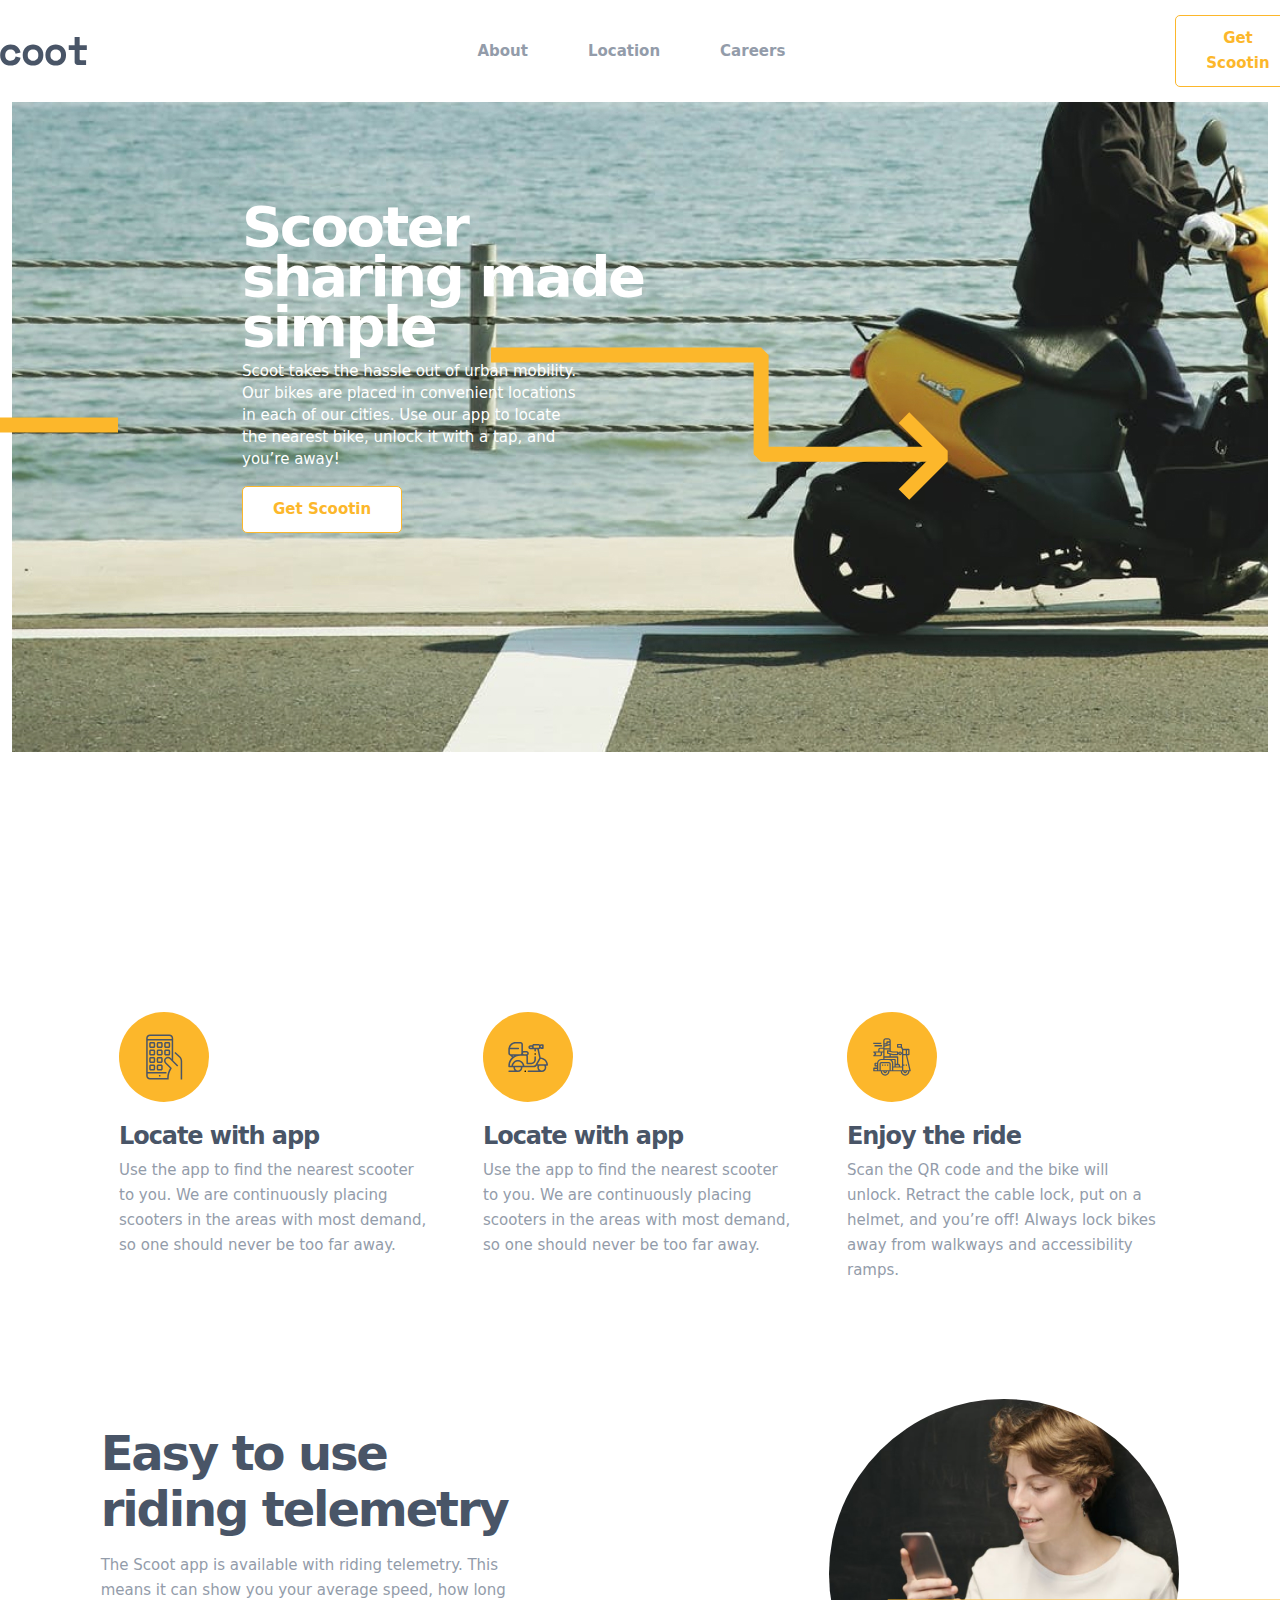
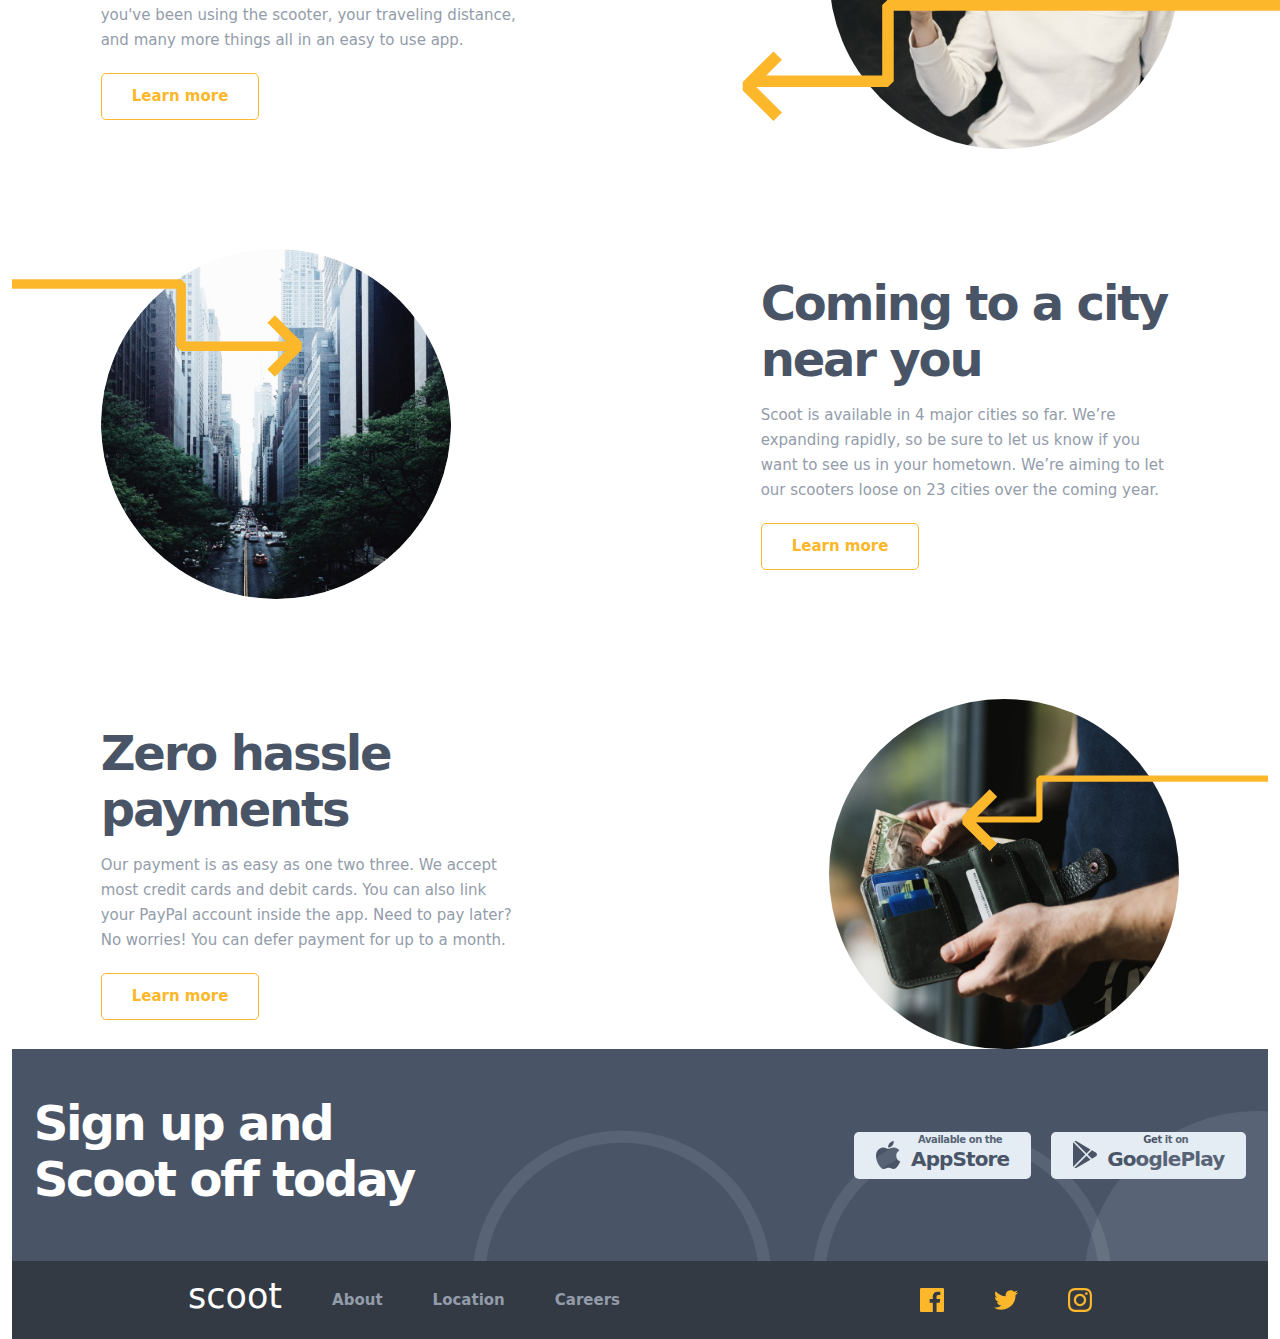
<file: index.html>
<!DOCTYPE html>
<html lang="en">
  <head>
    <meta charset="UTF-8" />
    <meta http-equiv="X-UA-Compatible" content="IE=edge" />
    <meta name="viewport" content="width=device-width, initial-scale=1.0" />
    <title>page - 1</title>
    <link rel="stylesheet" href="./css/bootstrap.min.css" />
    <link rel="stylesheet" href="./SASS/style.css" />
    <link
      rel="stylesheet"
      href="https://cdnjs.cloudflare.com/ajax/libs/font-awesome/6.2.1/css/all.min.css"
      integrity="sha512-MV7K8+y+gLIBoVD59lQIYicR65iaqukzvf/nwasF0nqhPay5w/9lJmVM2hMDcnK1OnMGCdVK+iQrJ7lzPJQd1w=="
      crossorigin="anonymous"
      referrerpolicy="no-referrer"
    />
  </head>
  <body>
    <div class="container-fluid">
      <header>
        <div class="left">
          <i class="fa-solid fa-bars"></i>
          <a class="logo" href="#"
            ><img src="./Photos/scoot.svg" alt="logo"
          /></a>
        </div>
        <div class="middle">
          <a href="/index-2/index2.html" target="_blank">About</a>
          <a href="#">Location</a>
          <a href="#">Careers</a>
        </div>
        <div class="right">
          <form>
            <button type="submit">Get Scootin</button>
          </form>
        </div>
      </header>
      <div class="page1">
        <div class="page1__text">
          <h1 class="col-5 text1">Scooter sharing made simple</h1>
          <p class="col-4 text2">
            Scoot takes the hassle out of urban mobility. Our bikes are placed
            in convenient locations in each of our cities. Use our app to locate
            the nearest bike, unlock it with a tap, and you’re away!
          </p>
          <form>
            <button type="submit">Get Scootin</button>
          </form>
          <img class="img1" src="./Photos/page1-line1.svg" alt="svg" />
          <img class="img2" src="./Photos/page1-line2.svg" alt="svg" />
          <img class="img3" src="./Photos/Path 3.svg" alt="jpg" />
        </div>
      </div>
      <div class="page2">
        <div class="col-3 card">
          <img src="./Photos/page2-1.svg" alt="svg" />
          <div class="text">
            <h1>Locate with app</h1>
            <p>
              Use the app to find the nearest scooter to you. We are
              continuously placing scooters in the areas with most demand, so
              one should never be too far away.
            </p>
          </div>
        </div>
        <div class="col-3 card">
          <img src="./Photos/page9-2.svg" alt="svg" />
          <div class="text">
            <h1>Locate with app</h1>
            <p>
              Use the app to find the nearest scooter to you. We are
              continuously placing scooters in the areas with most demand, so
              one should never be too far away.
            </p>
          </div>
        </div>
        <div class="col-3 card">
          <img src="./Photos/page9-3.svg" alt="svg" />
          <div class="text">
            <h1>Enjoy the ride</h1>
            <p>
              Scan the QR code and the bike will unlock. Retract the cable lock,
              put on a helmet, and you’re off! Always lock bikes away from
              walkways and accessibility ramps.
            </p>
          </div>
        </div>
      </div>
      <div class="page3">
        <div class="box1">
          <div class="col-4 box1__text">
            <h1>Easy to use</h1>
            <h1>riding telemetry</h1>
            <p>
              The Scoot app is available with riding telemetry. This means it
              can show you your average speed, how long you've been using the
              scooter, your traveling distance, and many more things all in an
              easy to use app.
            </p>
            <form>
              <button type="submit">Learn more</button>
            </form>
          </div>
          <img src="./Photos/page3-box1-main.jpg" alt="main" />
        </div>
        <div class="box1">
          <img src="./Photos/page4-box2-main.jpg" alt="main" />
          <div class="col-4 box1__text">
            <h1>Coming to a city</h1>
            <h1>near you</h1>
            <p>
              Scoot is available in 4 major cities so far. We’re expanding
              rapidly, so be sure to let us know if you want to see us in your
              hometown. We’re aiming to let our scooters loose on 23 cities over
              the coming year.
            </p>
            <form>
              <button type="submit">Learn more</button>
            </form>
          </div>
        </div>
        <div class="box1">
          <div class="col-4 box1__text">
            <h1>Zero hassle</h1>
            <h1>payments</h1>
            <p>
              Our payment is as easy as one two three. We accept most credit
              cards and debit cards. You can also link your PayPal account
              inside the app. Need to pay later? No worries! You can defer
              payment for up to a month.
            </p>
            <form>
              <button type="submit">Learn more</button>
            </form>
          </div>
          <img src="./Photos/page4-box3-main.jpg" alt="main" />
        </div>
        <img class="img1" src="./Photos/page4-line1.svg" alt="svg" />
        <img class="img2" src="./Photos/page3-box1-back.svg" alt="svg" />
        <img class="img3" src="./Photos/page4-line1.svg" alt="svg" />
        <img class="img4" src="./Photos/page3-box1-back.svg" alt="svg" />
        <img class="img5" src="./Photos/page1-line2.svg" alt="svg" />
        <img class="img6" src="./Photos/Path 3.svg" alt="svg" />
      </div>
      <div class="page4">
        <img
          class="half-circle"
          src="./Photos/last-page-half-circle.svg"
          alt="svg"
        />
        <img
          class="half-circle half-circle2"
          src="./Photos/last-page-half-circle.svg"
          alt="svg"
        />
        <img
          src="./Photos/last-page-4-of-1-svg.svg"
          alt="svg"
          class="quarter"
        />
        <div class="text">
          <h1>Sign up and</h1>
          <h1>Scoot off today</h1>
        </div>
        <form>
          <button type="submit">
            <div class="item">
              <img src="./Photos/apple-svg.svg" alt="appple" />
            </div>
            <div class="item">
              <p>Available on the</p>
              <h3>AppStore</h3>
            </div>
          </button>
          <button type="submit">
            <div class="item">
              <img src="./Photos/google-play-svg.svg" alt="play-market" />
            </div>
            <div class="item">
              <p>Get it on</p>
              <h3>GooglePlay</h3>
            </div>
          </button>
        </form>
      </div>
      <footer>
        <div class="item1">
          <a href="#"><h1>scoot</h1></a>

          <a href="./index-2/index2.html">About</a>
          <a href="./index-2/index2.html">Location</a>
          <a href="./index-2/index2.html">Careers</a>
        </div>
        <div class="item2">
          <a href="https://www.facebook.com" target="_blank"
            ><img src="./Photos/facebook.svg" alt="facebook"
          /></a>
          <a href="https://www.twitter.com" target="_blank">
            <img src="./Photos/twitter.svg" alt="twitter"
          /></a>
          <a href="https://www.instagram.com" target="_blank"
            ><img src="./Photos/instagram.svg" alt="instagram"
          /></a>
        </div>
      </footer>
    </div>
    <script src="./js/bootstrap.bundle.min.js"></script>
  </body>
</html>
</file>
<file: SASS/style.css>
* {
  margin: 0;
  padding: 0;
  box-sizing: border-box;
}

a {
  text-decoration: none;
}

.container-fluid {
  max-width: 1400px;
}
.container-fluid header {
  display: flex;
  align-items: center;
  justify-content: center;
  padding: 15px 0;
  gap: 390px;
}
.container-fluid header .middle {
  display: flex;
  gap: 60px;
}
.container-fluid header .middle a {
  font-weight: 700;
  font-size: 15px;
  line-height: 25px;
  color: #939caa;
}
.container-fluid header .middle a:hover {
  color: #4f5257 !important;
  transition: all 0.3s linear;
}
.container-fluid header .left {
  display: flex;
  align-items: center;
  gap: 60px;
}
.container-fluid header .left i {
  display: none !important;
}
.container-fluid header .right form button {
  background: #ffffff;
  font-weight: 700;
  font-size: 15px;
  line-height: 25px;
  text-align: center;
  color: #fcb72b;
  padding: 10px 30px;
  border-radius: 5px;
  border: 1px solid #fcb72b;
}
.container-fluid header .right form button:hover {
  background-color: #fcb72b;
  transition: all 0.3s linear;
  color: #ffffff;
}
.container-fluid header .right form button:focus {
  background-color: green;
  transition: all 0.3s linear;
  border: 1px solid green;
}
.container-fluid .page1 {
  background-image: url(../Photos/page1-bg.jpg);
  background-repeat: no-repeat;
  height: 90vh;
  width: 100%;
}
.container-fluid .page1 .page1__text {
  padding-left: 230px;
  padding-top: 100px;
  position: relative;
}
.container-fluid .page1 .page1__text .img1 {
  position: absolute;
  right: 1150px;
  bottom: 100px;
}
.container-fluid .page1 .page1__text .img2 {
  position: absolute;
  right: 330px;
  top: 245px;
}
.container-fluid .page1 .page1__text .img3 {
  position: absolute;
  right: 320px;
  top: 310px;
}
.container-fluid .page1 .page1__text .text1 {
  font-weight: 700;
  font-size: 56px;
  line-height: 50px;
  letter-spacing: -2.5px;
  color: #ffffff;
  margin-right: 1300px;
}
.container-fluid .page1 .page1__text .text2 {
  font-weight: 400;
  font-size: 15px;
  line-height: 22px;
  color: #ffffff;
}
.container-fluid .page1 .page1__text form button {
  background: #ffffff;
  font-weight: 700;
  font-size: 15px;
  line-height: 25px;
  text-align: center;
  color: #fcb72b;
  padding: 10px 30px;
  border-radius: 5px;
  border: 1px solid #fcb72b;
}
.container-fluid .page1 .page1__text form button:hover {
  background-color: #fcb72b;
  transition: all 0.3s linear;
  color: #ffffff;
}
.container-fluid .page1 .page1__text form button:focus {
  background-color: green;
  transition: all 0.3s linear;
  border: 1px solid green;
}
.container-fluid .page2 {
  display: flex;
  flex-wrap: wrap;
  justify-content: center;
  gap: 50px;
  padding: 100px 0;
}
.container-fluid .page2 .card {
  display: flex;
  flex-direction: column;
  gap: 20px;
  border: none;
}
.container-fluid .page2 .card img {
  width: 90px;
  height: 90px;
}
.container-fluid .page2 .card h1 {
  font-weight: 700;
  font-size: 24px;
  line-height: 28px;
  letter-spacing: -1.07143px;
  color: #495567;
}
.container-fluid .page2 .card p {
  font-weight: 400;
  font-size: 15px;
  line-height: 25px;
  color: #939caa;
}
.container-fluid .page3 {
  display: flex;
  flex-direction: column;
  gap: 100px;
  position: relative;
}
.container-fluid .page3 .img1 {
  position: absolute;
  top: 200px;
  width: 45%;
  left: 740px;
}
.container-fluid .page3 .img2 {
  position: absolute;
  top: 252px;
  width: 40px;
  left: 730px;
}
.container-fluid .page3 .img3 {
  width: 24%;
  bottom: 10%;
  left: 76%;
  height: 20%;
  position: absolute;
}
.container-fluid .page3 .img4 {
  width: 20%;
  height: 5%;
  bottom: 198px;
  left: 67%;
  position: absolute;
}
.container-fluid .page3 .img5 {
  position: absolute;
  top: 480px;
  width: 280px;
}
.container-fluid .page3 .img6 {
  position: absolute;
  top: 516px;
  width: 35px;
  left: 255px;
}
.container-fluid .page3 .box1 {
  display: flex;
  justify-content: center;
  gap: 310px;
  position: relative;
  align-items: center;
  flex-wrap: wrap;
}
.container-fluid .page3 .box1 img {
  position: static;
  height: 350px;
  width: 350px;
  border-radius: 50%;
}
.container-fluid .page3 .box1 .box1__text h1 {
  font-weight: 700;
  font-size: 48px;
  line-height: 48px;
  letter-spacing: -2.14286px;
  color: #495567;
}
.container-fluid .page3 .box1 .box1__text p {
  font-weight: 400;
  font-size: 15px;
  line-height: 25px;
  color: #939caa;
  margin: 20px 0;
}
.container-fluid .page3 .box1 .box1__text form button {
  background: #ffffff;
  font-weight: 700;
  font-size: 15px;
  line-height: 25px;
  text-align: center;
  color: #fcb72b;
  padding: 10px 30px;
  border-radius: 5px;
  border: 1px solid #fcb72b;
}
.container-fluid .page3 .box1 .box1__text form button:hover {
  background-color: #fcb72b;
  transition: all 0.3s linear;
  color: #ffffff;
}
.container-fluid .page3 .box1 .box1__text form button:focus {
  background-color: green;
  transition: all 0.3s linear;
  border: 1px solid green;
}
.container-fluid .page4 {
  background: #495567;
  padding: 50px 0;
  display: flex;
  flex-wrap: wrap;
  align-items: center;
  justify-content: center;
  gap: 440px;
  position: relative;
}
.container-fluid .page4 .half-circle {
  position: absolute;
  width: 300px;
  left: 460px;
  bottom: 0.001rem;
}
.container-fluid .page4 .half-circle2 {
  left: 800px;
}
.container-fluid .page4 .quarter {
  position: absolute;
  right: 0.0001rem;
  bottom: 0.0001rem;
}
.container-fluid .page4 .text h1 {
  font-weight: 700;
  font-size: 48px;
  line-height: 48px;
  letter-spacing: -2.14286px;
  color: #ffffff;
}
.container-fluid .page4 form {
  display: flex;
  gap: 20px;
}
.container-fluid .page4 form button {
  background: #e5ecf4;
  border-radius: 5px;
  height: 60%;
  padding: 0 22px;
  display: flex;
  align-items: center;
  gap: 10px;
  border: none;
}
.container-fluid .page4 form button:hover {
  background: #babfc4;
  transition: all 0.3s linear;
}
.container-fluid .page4 form button .item p {
  font-weight: 700;
  font-size: 10px;
  line-height: 15px;
  letter-spacing: -0.446429px;
  color: #495567;
  margin: 0;
}
.container-fluid .page4 form button .item h3 {
  font-weight: 700;
  font-size: 20px;
  line-height: 24px;
  letter-spacing: -0.892857px;
  color: #495567;
}
.container-fluid footer {
  display: flex;
  justify-content: center;
  gap: 300px;
  align-items: center;
  flex-wrap: wrap;
  padding: 20px 0;
  background: #333a44;
}
.container-fluid footer .item1 {
  display: flex;
  align-items: center;
  gap: 50px;
}
.container-fluid footer .item1 h1 {
  font-size: 35px;
  color: #fff;
  line-height: 30px;
  font-weight: 500;
}
.container-fluid footer .item1 a {
  font-weight: 700;
  font-size: 15px;
  line-height: 25px;
  color: #939caa;
}
.container-fluid footer .item1 a:hover {
  color: #666c75;
  transition: all 0.3s linear;
}
.container-fluid footer .item2 {
  display: flex;
  align-items: center;
  gap: 50px;
}
.container-fluid footer .item2 h1 {
  font-size: 35px;
  color: #fff;
  line-height: 30px;
  font-weight: 500;
}
.container-fluid footer .item2 a {
  font-weight: 700;
  font-size: 15px;
  line-height: 25px;
  color: #939caa;
}
.container-fluid footer .item2 a:hover {
  color: #666c75;
  transition: all 0.3s linear;
}

@media (max-width: 450px) {
  .container-fluid header {
    padding: 20px 0;
  }
  .container-fluid header .right {
    display: none !important;
  }
  .container-fluid header .middle {
    display: none !important;
  }
  .container-fluid header .left {
    width: 100%;
    display: flex;
    align-items: center;
    justify-content: space-between;
  }
  .container-fluid header .left .logo {
    display: block !important;
    margin-right: 100px;
  }
  .container-fluid header .left a {
    display: none;
  }
  .container-fluid header .left i {
    display: block !important;
    color: #fcb72b;
  }
  .container-fluid .page1 {
    height: 170vh;
  }
  .container-fluid .page1 .page1__text {
    padding-left: 0 !important;
  }
  .container-fluid .page1 .page1__text .text1 {
    font-weight: 700;
    font-size: 40px;
    line-height: 40px;
    text-align: center;
    letter-spacing: -1.78571px;
    width: 100%;
  }
  .container-fluid .page1 .page1__text .text2 {
    font-weight: 400;
    font-size: 15px;
    line-height: 25px;
    text-align: center;
    width: 100%;
    color: #ffffff;
  }
  .container-fluid .page1 .page1__text .img1 {
    display: none !important;
  }
  .container-fluid .page1 .page1__text .img2 {
    top: 355px;
    right: 265px;
  }
  .container-fluid .page1 .page1__text .img3 {
    top: 420px;
    right: 255px;
  }
  .container-fluid .page1 .page1__text form {
    width: 100%;
    text-align: center;
  }
  .container-fluid .page1 .page1__text form button {
    margin: 0 auto;
  }
  .container-fluid .page2 {
    padding: 60px 0;
  }
  .container-fluid .page2 .card {
    width: 90%;
    text-align: center;
  }
  .container-fluid .page2 .card img {
    margin: 0 auto;
  }
  .container-fluid .page3 {
    padding-bottom: 50px;
  }
  .container-fluid .page3 .img1 {
    left: 30px;
    width: 90%;
    top: 190px;
  }
  .container-fluid .page3 .img2 {
    left: 16px;
    top: 205px;
  }
  .container-fluid .page3 .img3 {
    width: 250px;
    bottom: 515px !important;
    left: 70px;
    height: 100px;
    bottom: 0px;
  }
  .container-fluid .page3 .img4 {
    width: 30px;
    bottom: 495px;
    left: 60px;
  }
  .container-fluid .page3 .img5 {
    top: 1155px;
  }
  .container-fluid .page3 .img6 {
    top: 1190px;
  }
  .container-fluid .page3 .box1 {
    flex-wrap: wrap-reverse;
    gap: 50px;
  }
  .container-fluid .page3 .box1 img {
    width: 80%;
    height: 80%;
  }
  .container-fluid .page3 .box1 .box1__text {
    text-align: center;
    width: 90%;
  }
  .container-fluid .page3 .box1 .box1__text h1 {
    font-weight: 700;
    font-size: 32px;
    line-height: 32px;
    text-align: center;
    letter-spacing: -1.42857px;
    color: #495567;
  }
  .container-fluid .page4 {
    text-align: center;
    gap: 50px;
  }
  .container-fluid .page4 .half-circle {
    width: 70%;
    left: 0.0001rem;
  }
  .container-fluid .page4 .half-circle2 {
    width: 50px;
    display: none;
  }
  .container-fluid .page4 .quarter {
    width: 40%;
  }
  .container-fluid .page4 .text h1 {
    font-weight: 700;
    font-size: 32px;
    line-height: 32px;
    text-align: center;
    letter-spacing: -1.42857px;
    color: #ffffff;
  }
  .container-fluid .page4 form {
    gap: 10px;
  }
  .container-fluid .page4 form button {
    padding: 0 15px;
  }
  .container-fluid .page4 form button .item p {
    font-size: 9px;
  }
  .container-fluid .page4 form button .item h3 {
    font-size: 15px;
  }
  .container-fluid footer {
    flex-direction: column;
    gap: 50px;
    padding: 60px 0;
  }
  .container-fluid footer .item1 {
    flex-direction: column;
    align-items: flex-start;
    justify-content: center;
    gap: 10px;
    text-align: center !important;
    margin: 0 auto;
  }
  .container-fluid footer .item1 h1 {
    font-size: 40px;
    text-align: center;
    margin: 0 auto;
  }
  .container-fluid footer .item1 a h1 {
    margin: 0 auto;
  }
  .container-fluid footer .item1 a {
    text-align: center !important;
    margin: 0 auto;
  }
}
@media (min-width: 450.1px) and (max-width: 760px) {
  .container-fluid header {
    gap: 20px;
    justify-content: space-between;
  }
  .container-fluid header .left {
    gap: 20px !important;
  }
  .container-fluid header .middle {
    gap: 20px !important;
  }
  .container-fluid header .right form button {
    padding: 5px 15px;
  }
  .container-fluid .page1 {
    height: 165vh;
  }
  .container-fluid .page1 .page1__text {
    width: 100%;
    padding-left: 0;
    margin: 0 auto;
  }
  .container-fluid .page1 .page1__text .img1 {
    display: none !important;
  }
  .container-fluid .page1 .page1__text .img2 {
    top: 345px;
  }
  .container-fluid .page1 .page1__text .img3 {
    top: 410px;
  }
  .container-fluid .page1 .page1__text .text1 {
    width: 80%;
    text-align: center;
    margin: 0 auto;
  }
  .container-fluid .page1 .page1__text .text2 {
    width: 80%;
    text-align: center;
    margin: 15px auto;
  }
  .container-fluid .page1 .page1__text form {
    width: 100%;
    text-align: center;
  }
  .container-fluid .page1 .page1__text form button {
    text-align: center;
  }
  .container-fluid .page2 {
    width: 100%;
    flex-wrap: wrap !important;
    padding: 50px 0;
    justify-content: center;
    gap: 15px;
  }
  .container-fluid .page2 .card {
    flex-direction: row;
    align-items: center;
    justify-content: center;
    gap: 50px !important;
    width: 100%;
    gap: 10px;
  }
  .container-fluid .page2 .card .text {
    width: 65%;
  }
  .container-fluid .page3 {
    padding-bottom: 50px;
  }
  .container-fluid .page3 .img1 {
    left: 30px;
    width: 90%;
    top: 190px;
  }
  .container-fluid .page3 .img2 {
    left: 18px;
    top: 230px;
    position: absolute !important;
  }
  .container-fluid .page3 .img3 {
    width: 80%;
    bottom: 515px !important;
    left: 90px;
    height: 100px;
    bottom: 0px;
  }
  .container-fluid .page3 .img4 {
    width: 8%;
    bottom: 475px;
    left: 80px;
  }
  .container-fluid .page3 .img5 {
    top: 1355px;
  }
  .container-fluid .page3 .img6 {
    top: 1390px;
  }
  .container-fluid .page3 .box1 {
    flex-wrap: wrap-reverse;
    gap: 50px;
  }
  .container-fluid .page3 .box1 img {
    width: 80%;
    height: 80%;
  }
  .container-fluid .page3 .box1 .box1__text {
    text-align: center;
    width: 90%;
  }
  .container-fluid .page3 .box1 .box1__text h1 {
    font-size: 48px;
    line-height: 48px;
    text-align: center;
    letter-spacing: -2.14286px;
    color: #495567;
  }
  .container-fluid .page3 .box1 .box1__text p {
    font-weight: 400;
    font-size: 15px;
    line-height: 25px;
    text-align: center;
    color: #939caa;
  }
  .container-fluid .page4 {
    text-align: center;
    gap: 50px;
  }
  .container-fluid .page4 .half-circle {
    width: 300px;
    left: 0.0001rem;
  }
  .container-fluid .page4 .half-circle2 {
    width: 50px;
    display: none;
  }
  .container-fluid .page4 .quarter {
    width: 170px;
  }
  .container-fluid .page4 .text h1 {
    font-weight: 700;
    font-size: 32px;
    line-height: 32px;
    text-align: center;
    letter-spacing: -1.42857px;
    color: #ffffff;
  }
  .container-fluid .page4 form {
    gap: 10px;
  }
  .container-fluid .page4 form button {
    padding: 0 15px;
  }
  .container-fluid .page4 form button .item p {
    font-size: 9px;
  }
  .container-fluid .page4 form button .item h3 {
    font-size: 15px;
  }
  .container-fluid footer {
    flex-direction: row;
    gap: 50px;
    padding: 60px 0;
    align-items: center;
  }
  .container-fluid footer .item1 {
    display: flex;
    flex-direction: row;
    align-items: center;
    gap: 20px;
    text-align: center !important;
    margin: 0 auto;
  }
  .container-fluid footer .item1 h1 {
    font-size: 39px;
    text-align: center;
    margin: 0 auto;
  }
  .container-fluid footer .item1 a h1 {
    margin: 0 auto;
  }
  .container-fluid footer .item1 a {
    text-align: center !important;
    margin: 0 auto;
  }
}/*# sourceMappingURL=style.css.map */
</file>
